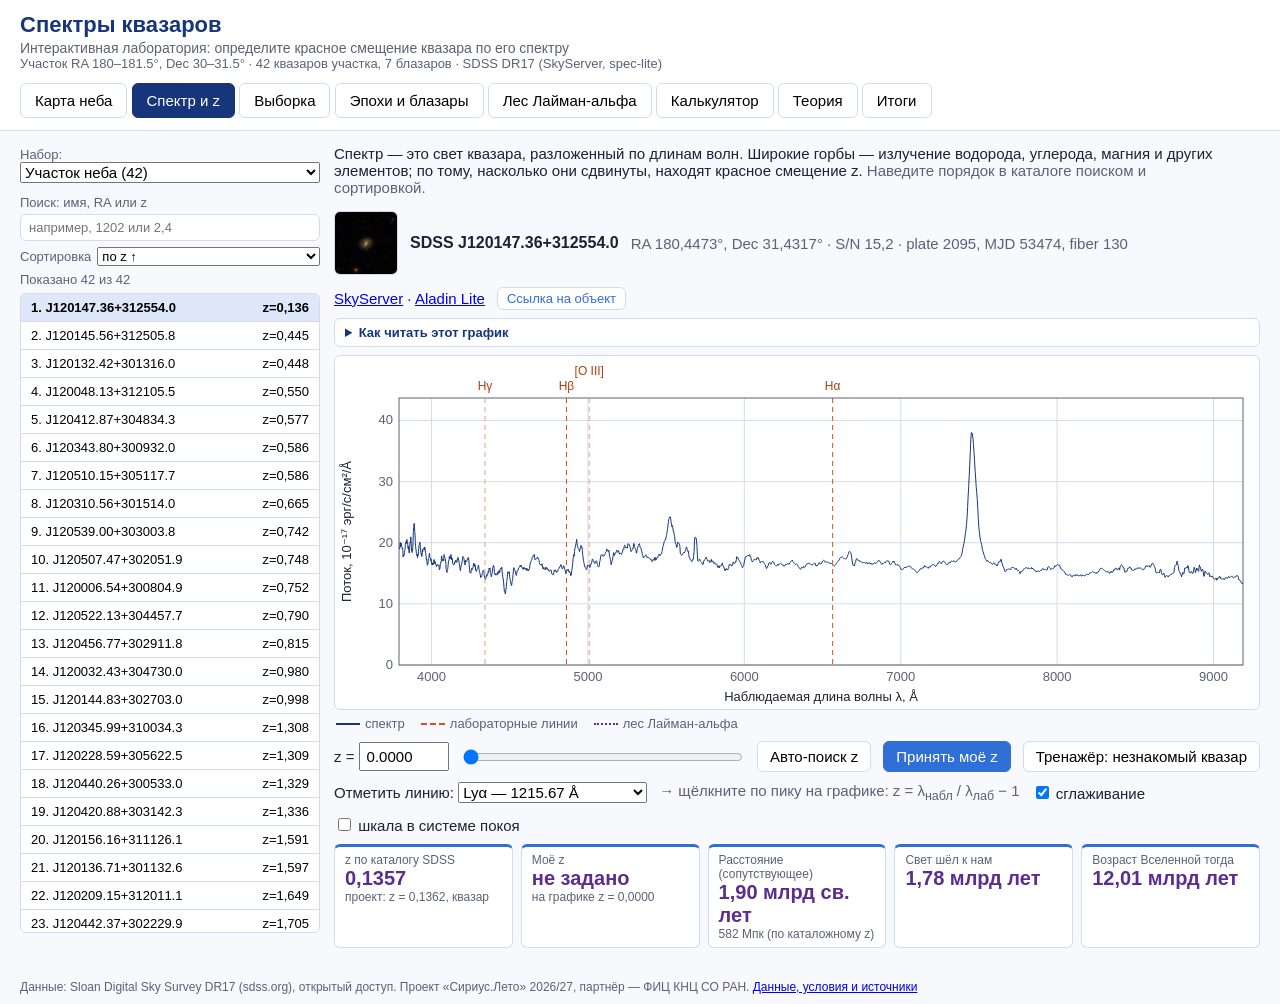
<file: index.html>
<!doctype html>
<html lang="ru">
<head>
<meta charset="utf-8">
<meta name="viewport" content="width=device-width, initial-scale=1">
<title>Спектры квазаров — лаборатория</title>
<meta name="description" content="Учебная лаборатория по спектрам квазаров SDSS: карта неба, красное смещение по линиям, лес Лайман-альфа, калькулятор и итоги проекта.">
<meta name="theme-color" content="#16357a">
<link rel="canonical" href="https://sirius-leto-2026.github.io/quasar-spectra/">
<link rel="icon" href="favicon.svg" type="image/svg+xml">
<meta property="og:type" content="website">
<meta property="og:locale" content="ru_RU">
<meta property="og:site_name" content="Спектры квазаров — лаборатория">
<meta property="og:title" content="Спектры квазаров — лаборатория">
<meta property="og:description" content="Учебная лаборатория по спектрам квазаров SDSS: карта неба, красное смещение по линиям, лес Лайман-альфа, калькулятор и итоги проекта.">
<meta property="og:url" content="https://sirius-leto-2026.github.io/quasar-spectra/">
<meta property="og:image" content="https://sirius-leto-2026.github.io/quasar-spectra/data/sky.jpg">
<meta property="og:image:width" content="1440">
<meta property="og:image:height" content="1440">
<meta property="og:image:alt" content="Снимок участка неба SDSS с отмеченными квазарами">
<meta name="twitter:card" content="summary_large_image">
<link rel="stylesheet" href="css/style.css">
<script src="data/quasars.js" defer></script>
<script src="data/blazars.js" defer></script>
<script src="data/results.js" defer></script>
<script src="js/science.js" defer></script>
<script src="js/app.js" defer></script>
</head>
<body>
<header>
  <div>
    <h1>Спектры квазаров</h1>
    <div class="tagline">Интерактивная лаборатория: определите красное смещение квазара по его спектру</div>
    <div class="sub small" id="meta">загрузка данных…</div>
  </div>
  <nav id="tabs" aria-label="Разделы">
    <button data-tab="sky">Карта неба</button>
    <button data-tab="spec" class="on">Спектр и z</button>
    <button data-tab="sample">Выборка</button>
    <button data-tab="epochs">Эпохи и блазары</button>
    <button data-tab="forest">Лес Лайман-альфа</button>
    <button data-tab="calc">Калькулятор</button>
    <button data-tab="theory">Теория</button>
    <button data-tab="results">Итоги</button>
  </nav>
</header>

<main>
  <!-- Карта неба -->
  <section id="sky" class="tab" aria-label="Карта неба">
    <p class="lead">Снимок участка неба из обзора SDSS. Кружки — квазары из каталога, подпись — красное смещение z. Цвет меняется от фиолетового у близких объектов к жёлтому у самых далёких: чем больше z, тем дальше объект и тем раньше во Вселенной мы его видим. Щёлкните по кружку (или перейдите к нему клавишей Tab и нажмите Enter), чтобы открыть спектр.</p>
    <div class="skywrap">
      <div class="skybox" id="skybox"><img id="skyimg" src="data/sky.jpg" width="1440" height="1440" loading="lazy" decoding="async" alt="Снимок участка неба SDSS с отмеченными квазарами"><svg id="skysvg" role="group" aria-label="Квазары на снимке неба"></svg></div>
      <div class="skyside">
        <div id="skyinfo" class="card">Наведите курсор на квазар или перейдите к нему клавишей Tab.</div>
        <div class="muted small" id="skymeta"></div>
      </div>
    </div>
  </section>

  <!-- Спектр -->
  <section id="spec" class="tab on" aria-label="Спектр и красное смещение">
    <aside>
      <label class="hint" for="dataset">Набор:</label>
      <select id="dataset"></select>
      <div class="listtools">
        <label class="hint" for="qsearch">Поиск: имя, RA или z</label>
        <input id="qsearch" type="search" placeholder="например, 1202 или 2,4" autocomplete="off" aria-controls="qlist">
        <div class="listbar">
          <label class="hint" for="qsort">Сортировка</label>
          <select id="qsort" aria-label="Сортировка каталога">
            <option value="z-asc">по z ↑</option>
            <option value="z-desc">по z ↓</option>
            <option value="name">по имени</option>
            <option value="ra">по RA</option>
          </select>
          <span id="qcount" class="muted small" aria-live="polite"></span>
        </div>
      </div>
      <div class="list" id="qlist" role="group" aria-label="Объекты выбранного набора"></div>
    </aside>
    <div class="work">
      <p class="lead spec-intro">Спектр — это свет квазара, разложенный по длинам волн. Широкие горбы — излучение водорода, углерода, магния и других элементов; по тому, насколько они сдвинуты, находят красное смещение z. <span class="muted">Наведите порядок в каталоге поиском и сортировкой.</span></p>
      <div class="title-row">
        <span id="qthumb" class="qthumb"></span>
        <b id="qname" tabindex="-1">—</b><span id="qinfo" class="muted"></span><span id="qlinks"></span>
        <button id="copylink" type="button" class="linkbtn" title="Скопировать постоянную ссылку на этот объект">Ссылка на объект</button>
        <span id="copystatus" class="muted small" role="status"></span>
      </div>
      <details class="howto">
        <summary>Как читать этот график</summary>
        <ul>
          <li>По горизонтали — наблюдаемая длина волны λ в ангстремах (Å), по вертикали — поток в единицах 10<sup>−17</sup> эрг/с/см²/Å.</li>
          <li>Короткие штриховые линии сверху подписаны названиями линий (Lyα, C IV, Mg II…). Это их лабораторные длины волн. Двигайте ползунок z: когда штрихи совпадут с горбами спектра, z найдено.</li>
          <li>Сиреневая полоса и отметки внизу — лес Лайман-альфа: облака межгалактического водорода поглощают свет с длиной волны короче Lyα. Чем больше z, тем гуще лес.</li>
          <li>Флажок «шкала в системе покоя» делит длины волн на 1 + z — так график выглядит для наблюдателя рядом с квазаром.</li>
          <li>z — красное смещение: во сколько раз растянулась Вселенная, пока свет летел к нам. 1 + z = λ<sub>набл</sub> / λ<sub>лаб</sub>.</li>
          <li>В карточках: «расстояние» — сопутствующее, то есть до объекта сегодня; «свет шёл» — сколько лет длился путь света.</li>
        </ul>
      </details>
      <div id="quizbar" class="quizbar" hidden></div>
      <canvas id="plot" width="1100" height="420" role="img" aria-label="Спектр выбранного квазара: поток по вертикали, наблюдаемая длина волны по горизонтали"></canvas>
      <div class="plotlegend small muted">
        <span><i class="lg-solid"></i>спектр</span>
        <span><i class="lg-dash"></i>лабораторные линии</span>
        <span><i class="lg-forest"></i>лес Лайман-альфа</span>
      </div>
      <div class="controls">
        <label>z = <input id="zin" type="number" step="0.001" min="0" max="7" value="0"></label>
        <input id="zslider" type="range" min="0" max="5.5" step="0.001" value="0" aria-label="Красное смещение">
        <button id="auto">Авто-поиск z</button>
        <button id="accept" class="primary">Принять моё z</button>
        <button id="quiz">Тренажёр: незнакомый квазар</button>
      </div>
      <div class="controls">
        <label>Отметить линию: <select id="markline"></select></label>
        <span class="muted">→ щёлкните по пику на графике: z = λ<sub>набл</sub> / λ<sub>лаб</sub> − 1</span>
        <label><input type="checkbox" id="smoothchk" checked> сглаживание</label>
        <label><input type="checkbox" id="restchk"> шкала в системе покоя</label>
      </div>
      <div class="cards">
        <div class="card" id="card_cat"><div class="k" id="c_zk">z по каталогу SDSS</div><div class="v" id="c_zcat">—</div><div class="s" id="c_qc"></div></div>
        <div class="card"><div class="k">Моё z</div><div class="v" id="c_zmy">—</div><div class="s" id="c_dz"></div></div>
        <div class="card"><div class="k">Расстояние (сопутствующее)</div><div class="v" id="c_dc">—</div><div class="s" id="c_dc2"></div></div>
        <div class="card"><div class="k">Свет шёл к нам</div><div class="v" id="c_lb">—</div></div>
        <div class="card"><div class="k">Возраст Вселенной тогда</div><div class="v" id="c_age">—</div></div>
      </div>
      <div class="muted small" id="linesused"></div>
    </div>
  </section>

  <!-- Выборка -->
  <section id="sample" class="tab" aria-label="Выборка квазаров">
    <p class="lead">Таблица и графики по всем квазарам участка: расстояния считаются по вашему z, если вы его ввели, иначе по z проекта. Кнопка ниже выгружает таблицу в CSV — её можно открыть в LibreOffice или Excel.</p>
    <div class="controls">
      <button id="autoall">Авто-z для всех без своего z</button>
      <button id="csv">Скачать таблицу CSV</button>
      <span class="muted" id="sumline"></span>
    </div>
    <div class="grid2">
      <figure><canvas id="hist" width="560" height="320" role="img" aria-label="Гистограмма: число квазаров по сопутствующему расстоянию"></canvas><figcaption>Распределение квазаров участка по расстоянию. По горизонтали — сопутствующее расстояние в млрд световых лет, по вертикали — число квазаров в интервале 2 млрд световых лет.</figcaption></figure>
      <figure><canvas id="cone" width="560" height="320" role="img" aria-label="Схема: направление по прямому восхождению и расстояние до квазаров"></canvas><figcaption>«Разрез» Вселенной: направление (RA) и расстояние. Дуги — каждые 5 млрд световых лет от Земли, цвет точки — красное смещение z.</figcaption></figure>
    </div>
    <div class="tablewrap" tabindex="0" role="region" aria-label="Каталог квазаров участка: прокручивается по горизонтали"><table id="tbl" aria-label="Каталог квазаров участка"></table></div>
    <p class="scrollhint muted small">На узком экране таблица прокручивается по горизонтали.</p>
  </section>

  <!-- Эпохи и блазары -->
  <section id="epochs" class="tab" aria-label="Эпохи и блазары">
    <p class="lead">Средние (композитные) спектры квазаров разных эпох в системе покоя: каждый спектр «растянут обратно» на (1+z) и усреднён, то есть показан таким, каким его увидел бы наблюдатель рядом с квазаром. Линии водорода, углерода, кремния, магния и кислорода видны во все эпохи — тяжёлые элементы были в квазарах уже через 1–2 млрд лет после Большого взрыва.</p>
    <figure><canvas id="compplot" width="1200" height="430" role="img" aria-label="Композитные спектры квазаров разных эпох"></canvas><figcaption id="compcap"></figcaption></figure>
    <h3>Квазары и блазары</h3>
    <p class="lead">Блазар — квазар, джет которого направлен почти на нас. У FSRQ широкие линии, как у обычных квазаров; у лацертид (BL Lac) линий почти нет, поэтому автоматическое определение z по спектру для них ненадёжно.</p>
    <div class="controls"><label for="bzsel">Блазар: <select id="bzsel"></select></label><span class="muted" id="bzinfo"></span></div>
    <figure><canvas id="bzplot" width="1200" height="360" role="img" aria-label="Спектр выбранного блазара и средний спектр квазаров"></canvas><figcaption>Серым — средний спектр квазаров того же диапазона длин волн, цветом — блазар (в системе покоя, z по литературе). По горизонтали — длина волны в системе покоя, Å; по вертикали — поток, нормированный на медиану.</figcaption></figure>
    <div class="tablewrap" tabindex="0" role="region" aria-label="Свойства блазаров: прокручивается по горизонтали"><table id="bztbl" aria-label="Свойства блазаров"></table></div>
    <p class="scrollhint muted small">На узком экране таблица прокручивается по горизонтали.</p>
  </section>

  <!-- Лес Лайман-альфа -->
  <section id="forest" class="tab" aria-label="Лес Лайман-альфа">
    <p class="lead">Свет далёкого квазара идёт к нам сквозь облака межгалактического водорода. Каждое облако оставляет узкую линию поглощения, и в спектре получается частокол провалов — «лес Лайман-альфа». Гипотеза проекта: число линий поглощения (и доля поглощённого света D<sub>A</sub>) растёт с красным смещением квазара. Участок (1+z)·[1080; 1160] Å; континуум — степенной закон по «чистым» окнам краснее Lyα. Выборка: квазары участка с z ≥ 2,2 и 40 ярких далёких квазаров из окрестности, после контроля качества.</p>
    <div class="grid2">
      <figure><canvas id="fplot" width="560" height="360" role="img" aria-label="Доля поглощённого света в зависимости от красного смещения"></canvas><figcaption>Доля поглощённого света D<sub>A</sub> (точки); чёрная линия — закон из литературы, оранжевая — наша подгонка. По горизонтали — красное смещение квазара z; по вертикали — D<sub>A</sub> = 1 − ⟨F/C⟩, то есть какая доля света не дошла до нас из-за поглощения.</figcaption></figure>
      <figure><canvas id="fplot2" width="560" height="360" role="img" aria-label="Число линий леса на 100 ангстрем в зависимости от красного смещения"></canvas><figcaption>Число линий на 100 Å: метод 2 (●) и метод 1 (×). По горизонтали — красное смещение z; по вертикали — сколько линий поглощения приходится на каждые 100 Å спектра в системе покоя.</figcaption></figure>
    </div>
    <div class="verdict" id="verdict"></div>
    <div class="tablewrap" tabindex="0" role="region" aria-label="Измерения леса Лайман-альфа: прокручивается по горизонтали"><table id="ftbl" aria-label="Измерения леса Лайман-альфа"></table></div>
    <p class="scrollhint muted small">На узком экране таблица прокручивается по горизонтали.</p>
  </section>

  <!-- Калькулятор -->
  <section id="calc" class="tab" aria-label="Космологический калькулятор">
    <p class="lead">Плоская модель ΛCDM с параметрами Planck 2018: H<sub>0</sub> = 67,66 км/с/Мпк, Ω<sub>m</sub> = 0,3111, Ω<sub>Λ</sub> = 0,6889. Введите z — калькулятор посчитает расстояния и возраст Вселенной в этот момент.</p>
    <div class="controls">
      <label for="cz">z = <input id="cz" type="number" step="0.01" min="0" value="2"></label>
      <label for="cH0">H<sub>0</sub> = <input id="cH0" type="number" step="0.1" value="67.66"></label>
      <label for="cOm">Ω<sub>m</sub> = <input id="cOm" type="number" step="0.001" value="0.3111"></label>
    </div>
    <div class="tablewrap"><table class="calc" id="calcout" aria-label="Результаты космологического калькулятора"></table></div>
  </section>

  <!-- Теория -->
  <section id="theory" class="tab" aria-label="Теория">
    <div class="grid2 theory">
      <div>
        <h3>Как определить красное смещение</h3>
        <ol>
          <li>Найдите в спектре 2–3 широкие яркие линии (горбы).</li>
          <li>Предположите, какая это линия (по таблице с лабораторными длинами волн), и щёлкните по её пику: z = λ<sub>набл</sub> / λ<sub>лаб</sub> − 1.</li>
          <li>Проверьте: остальные линии должны встать на свои горбы. Если не встали — гипотеза неверна, попробуйте другую линию.</li>
          <li>Если синее яркой линии спектр «изрезан» узкими провалами — это лес Лайман-альфа, а линия — Lyα (z &gt; 2).</li>
          <li>Ловушка: Lyα далёкого квазара легко принять за Mg II близкого (отношение длин волн 2798/1216 ≈ 2,30 — не путайте). Решает лес.</li>
        </ol>
        <h3>Формулы</h3>
        <p>1 + z = λ<sub>набл</sub> / λ<sub>лаб</sub> = a(сейчас) / a(тогда) — во сколько раз растянулась Вселенная, пока шёл свет.</p>
        <p>Сопутствующее расстояние D<sub>C</sub> = (c/H<sub>0</sub>) ∫<sub>0</sub><sup>z</sup> dz′ / E(z′), E(z) = √(Ω<sub>m</sub>(1+z)³ + Ω<sub>Λ</sub>).</p>
        <p>Возраст плоской ΛCDM: t(z) = 2 / (3H<sub>0</sub>√Ω<sub>Λ</sub>) · arsh(√(Ω<sub>Λ</sub>/Ω<sub>m</sub>) (1+z)<sup>−3/2</sup>).</p>
        <h3>Глоссарий</h3>
        <dl id="gloss"></dl>
      </div>
      <div>
        <h3>Лабораторные длины волн линий квазаров</h3>
        <table id="labtbl" class="txt" aria-label="Лабораторные длины волн линий"></table>
        <h3>Источники</h3>
        <ol class="small">
          <li>Lyke B. W. et al. The SDSS Quasar Catalog: Sixteenth Data Release // ApJS. 2020. 250. 8.</li>
          <li>Vanden Berk D. E. et al. Composite Quasar Spectra from the SDSS // AJ. 2001. 122. 549.</li>
          <li>Rauch M. The Lyman Alpha Forest in the Spectra of QSOs // ARA&amp;A. 1998. 36. 267.</li>
          <li>Faucher-Giguère C.-A. et al. The Lyα forest effective optical depth // ApJ. 2008. 681. 831.</li>
          <li>Bañados E. et al. An 800-million-solar-mass black hole at z = 7,5 // Nature. 2018. 553. 473.</li>
          <li>Planck Collaboration. Planck 2018 results. VI. Cosmological parameters // A&amp;A. 2020. 641. A6.</li>
          <li>Vestergaard M., Osmer P. S. Mass functions of active black holes // ApJ. 2009. 699. 800.</li>
          <li>Urry C. M., Padovani P. Unified schemes for radio-loud AGN // PASP. 1995. 107. 803.</li>
          <li>Hogg D. W. Distance measures in cosmology // arXiv:astro-ph/9905116.</li>
        </ol>
      </div>
    </div>
  </section>

  <!-- Итоги -->
  <section id="results" class="tab" aria-label="Итоги проекта">
    <p class="lead">Коротко о результате: что получилось измерить, какие выводы следуют из данных и какие объекты каталога требуют осторожности.</p>
    <h3>Критерии успеха</h3>
    <div class="tablewrap"><table id="crittbl" class="txt" aria-label="Критерии успеха проекта"></table></div>
    <h3>Главные выводы</h3>
    <ul id="findings"></ul>
    <h3>Ошибки каталога, найденные контролем качества</h3>
    <div class="tablewrap"><table id="qctbl" class="txt" aria-label="Объекты каталога, требующие осторожности"></table></div>
  </section>
</main>
<footer>Данные: Sloan Digital Sky Survey DR17 (sdss.org), открытый доступ. Проект «Сириус.Лето» 2026/27, партнёр — ФИЦ КНЦ СО РАН. <a href="privacy.html">Данные, условия и источники</a></footer>
</body>
</html>
</file>
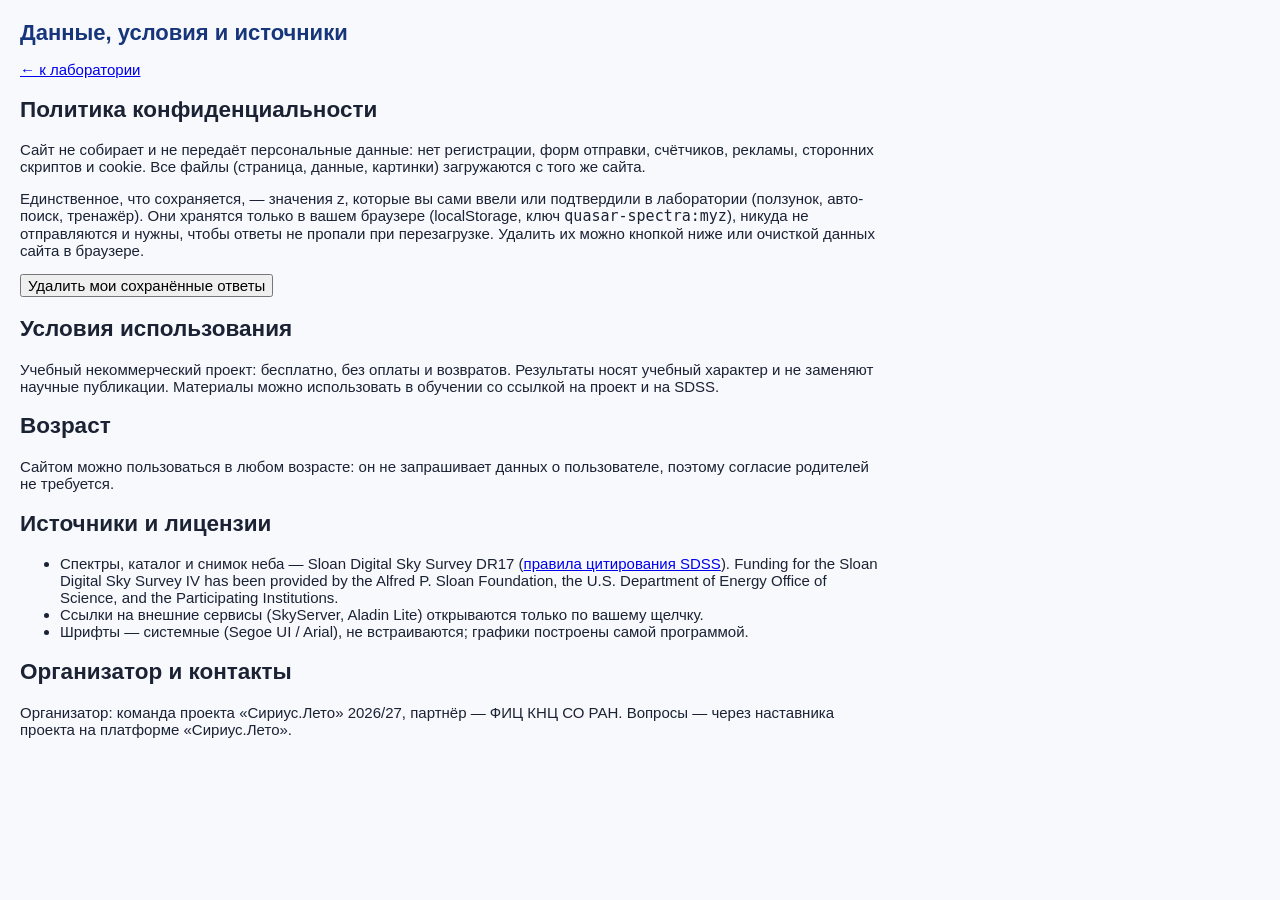
<file: privacy.html>
<!doctype html>
<html lang="ru"><head><meta charset="utf-8"><meta name="viewport" content="width=device-width, initial-scale=1">
<title>Данные, условия и источники — Спектры квазаров</title>
<meta name="description" content="Политика конфиденциальности лаборатории «Спектры квазаров»: что сохраняется в браузере, условия использования и источники данных SDSS.">
<meta name="theme-color" content="#16357a">
<link rel="canonical" href="https://sirius-leto-2026.github.io/quasar-spectra/privacy.html">
<link rel="icon" href="favicon.svg" type="image/svg+xml">
<meta property="og:type" content="website">
<meta property="og:locale" content="ru_RU">
<meta property="og:site_name" content="Спектры квазаров — лаборатория">
<meta property="og:title" content="Данные, условия и источники — Спектры квазаров">
<meta property="og:description" content="Политика конфиденциальности лаборатории «Спектры квазаров»: что сохраняется в браузере, условия использования и источники данных SDSS.">
<meta property="og:url" content="https://sirius-leto-2026.github.io/quasar-spectra/privacy.html">
<meta property="og:image" content="https://sirius-leto-2026.github.io/quasar-spectra/data/sky.jpg">
<meta property="og:image:width" content="1440">
<meta property="og:image:height" content="1440">
<meta property="og:image:alt" content="Снимок участка неба SDSS с отмеченными квазарами">
<meta name="twitter:card" content="summary_large_image">
<link rel="stylesheet" href="css/style.css"></head>
<body><main class="lead" style="padding:20px">
<h1>Данные, условия и источники</h1>
<p><a href="index.html">← к лаборатории</a></p>
<h2>Политика конфиденциальности</h2>
<p>Сайт не собирает и не передаёт персональные данные: нет регистрации, форм отправки, счётчиков, рекламы, сторонних скриптов и cookie. Все файлы (страница, данные, картинки) загружаются с того же сайта.</p>
<p>Единственное, что сохраняется, — значения z, которые вы сами ввели или подтвердили в лаборатории (ползунок, авто-поиск, тренажёр). Они хранятся только в вашем браузере (localStorage, ключ <code>quasar-spectra:myz</code>), никуда не отправляются и нужны, чтобы ответы не пропали при перезагрузке. Удалить их можно кнопкой ниже или очисткой данных сайта в браузере.</p>
<p><button id="clear">Удалить мои сохранённые ответы</button> <span id="msg" role="status"></span></p>
<h2>Условия использования</h2>
<p>Учебный некоммерческий проект: бесплатно, без оплаты и возвратов. Результаты носят учебный характер и не заменяют научные публикации. Материалы можно использовать в обучении со ссылкой на проект и на SDSS.</p>
<h2>Возраст</h2>
<p>Сайтом можно пользоваться в любом возрасте: он не запрашивает данных о пользователе, поэтому согласие родителей не требуется.</p>
<h2>Источники и лицензии</h2>
<ul>
<li>Спектры, каталог и снимок неба — Sloan Digital Sky Survey DR17 (<a href="https://www.sdss.org/collaboration/citing-sdss/">правила цитирования SDSS</a>). Funding for the Sloan Digital Sky Survey IV has been provided by the Alfred P. Sloan Foundation, the U.S. Department of Energy Office of Science, and the Participating Institutions.</li>
<li>Ссылки на внешние сервисы (SkyServer, Aladin Lite) открываются только по вашему щелчку.</li>
<li>Шрифты — системные (Segoe UI / Arial), не встраиваются; графики построены самой программой.</li>
</ul>
<h2>Организатор и контакты</h2>
<p>Организатор: команда проекта «Сириус.Лето» 2026/27, партнёр — ФИЦ КНЦ СО РАН. Вопросы — через наставника проекта на платформе «Сириус.Лето».</p>
</main>
<script>document.getElementById("clear").onclick=function(){try{localStorage.removeItem("quasar-spectra:myz");document.getElementById("msg").textContent="Удалено.";}catch(e){document.getElementById("msg").textContent="Хранилище недоступно — данных нет.";}};</script>
</body></html>
</file>
<file: css/style.css>
:root { --navy: #16357a; --blue: #2f6fd6; --violet: #5b2d91; --ink: #1b2233; --muted: #5a6275; --line: #d3dcec; --soft: #eef3fc; --bg: #f7f9fd; }
* { box-sizing: border-box; }
body { margin: 0; font-family: "Segoe UI", Arial, sans-serif; color: var(--ink); background: var(--bg); font-size: 15px; }
header { display: flex; flex-wrap: wrap; gap: 12px; justify-content: space-between; align-items: center; padding: 12px 20px; background: #fff; border-bottom: 1px solid var(--line); }
h1 { margin: 0; font-size: 22px; color: var(--navy); }
.tagline { font-size: 14px; color: var(--muted); margin-top: 2px; }
.sub, .muted { color: var(--muted); }
.small { font-size: 13px; }
nav button { border: 1px solid var(--line); background: #fff; padding: 8px 14px; border-radius: 6px; cursor: pointer; font: inherit; }
nav button.on { background: var(--navy); color: #fff; border-color: var(--navy); }
main { padding: 14px 20px; }
.tab { display: none; }
.tab.on { display: block; }
#spec.on { display: flex; gap: 14px; }
aside { width: 300px; flex: none; }
#dataset { width: 100%; margin-bottom: 6px; }
.listtools { margin: 6px 0; }
.listtools label { display: block; }
.listtools input[type=search] { width: 100%; font: inherit; font-size: 13px; padding: 5px 8px; border: 1px solid var(--line); border-radius: 6px; background: #fff; }
.listbar { display: flex; flex-wrap: wrap; gap: 6px; align-items: center; margin-top: 6px; }
.listbar label { margin: 0; }
.listbar select { flex: 1 1 110px; min-width: 0; font-size: 13px; }
.list { max-height: 640px; overflow: auto; background: #fff; border: 1px solid var(--line); border-radius: 6px; }
.list button { display: flex; justify-content: space-between; width: 100%; border: 0; border-bottom: 1px solid var(--line); background: #fff; padding: 6px 10px; text-align: left; font: inherit; font-size: 13px; cursor: pointer; }
.list button:hover { background: var(--soft); }
.list button.on { background: #dfe8fb; font-weight: 600; }
.list .ok { color: #1a7f37; }
.list .loading { padding: 10px; color: var(--muted); font-size: 13px; }
.hint { font-size: 13px; color: var(--muted); margin-bottom: 4px; }
.work { flex: 1; min-width: 0; }
.spec-intro { margin-top: 0; }
.title-row { display: flex; gap: 12px; align-items: center; margin-bottom: 6px; flex-wrap: wrap; }
.title-row b { font-size: 16px; }
.qthumb { width: 64px; height: 64px; flex: none; border-radius: 6px; overflow: hidden; background: var(--soft); border: 1px solid var(--line); }
.qthumb img { width: 100%; height: 100%; object-fit: cover; display: block; }
.qthumb-ph { width: 100%; height: 100%; display: flex; align-items: center; justify-content: center; text-align: center; padding: 4px; font-size: 10px; line-height: 1.2; color: var(--muted); }
.linkbtn { font: inherit; font-size: 13px; padding: 3px 9px; border: 1px solid var(--line); border-radius: 6px; background: #fff; color: var(--blue); cursor: pointer; }
.linkbtn:hover { background: var(--soft); }
.howto { background: #fff; border: 1px solid var(--line); border-radius: 6px; padding: 6px 10px; margin: 8px 0; font-size: 13px; }
.howto summary { cursor: pointer; color: var(--navy); font-weight: 600; }
.howto summary:hover { color: var(--blue); }
.howto ul { margin: 6px 0 2px 18px; padding: 0; }
.howto li { margin: 4px 0; }
.plotlegend { display: flex; flex-wrap: wrap; gap: 6px 16px; margin: 6px 2px 0; }
.plotlegend span { display: inline-flex; align-items: center; gap: 5px; }
.plotlegend i { display: inline-block; width: 24px; height: 0; border-top: 2px solid #16357a; }
.plotlegend .lg-dash { border-top-style: dashed; border-top-color: #d2501e; }
.plotlegend .lg-forest { border-top-style: dotted; border-top-color: #5b2d91; }
canvas { width: 100%; height: auto; background: #fff; border: 1px solid var(--line); border-radius: 6px; display: block; }
#plot { cursor: crosshair; }
.controls { display: flex; flex-wrap: wrap; gap: 12px; align-items: center; margin: 10px 0; }
input[type=number] { width: 90px; font: inherit; padding: 4px 6px; }
input[type=range] { flex: 1; min-width: 200px; }
select, button { font: inherit; }
.controls button { padding: 6px 12px; border: 1px solid var(--line); border-radius: 6px; background: #fff; cursor: pointer; }
.controls button.primary { background: var(--blue); color: #fff; border-color: var(--blue); }
button:focus-visible, input:focus-visible, select:focus-visible { outline: 3px solid #f0a020; outline-offset: 1px; }
.cards { display: grid; grid-template-columns: repeat(auto-fit, minmax(170px, 1fr)); gap: 8px; margin: 8px 0; }
.card { background: #fff; border: 1px solid var(--line); border-top: 3px solid var(--blue); border-radius: 6px; padding: 6px 10px; }
.card .k { font-size: 12px; color: var(--muted); }
.card .v { font-size: 20px; font-weight: 700; color: var(--violet); }
.card .s { font-size: 12px; color: var(--muted); }
.grid2 { display: grid; grid-template-columns: repeat(auto-fit, minmax(420px, 1fr)); gap: 14px; }
figure { margin: 0; }
figcaption { font-size: 13px; color: var(--muted); margin-top: 4px; }
.tablewrap { overflow: auto; margin-top: 12px; }
.tablewrap:focus-visible { outline: 3px solid #f0a020; outline-offset: 2px; }
.scrollhint { display: none; }
table { border-collapse: collapse; background: #fff; font-size: 13px; width: 100%; }
th, td { border: 1px solid var(--line); padding: 4px 7px; text-align: right; white-space: nowrap; }
th { background: var(--navy); color: #fff; position: sticky; top: 0; }
td:first-child, th:first-child { text-align: left; }
tr.bad td { background: #fff1f0; }
.lead { max-width: 900px; }
.verdict { background: #fff; border-left: 4px solid var(--violet); padding: 8px 12px; border-radius: 4px; }
table.calc { width: auto; font-size: 15px; }
table.calc td { padding: 6px 12px; }
footer { padding: 10px 20px; font-size: 12px; color: var(--muted); }
@media (max-width: 800px) { #spec.on { flex-direction: column; } aside { width: auto; } .list { max-height: 260px; } .list button { padding: 9px 10px; } .grid2 { grid-template-columns: 1fr; } .qthumb { width: 52px; height: 52px; } }
/* карта неба */
.skywrap { display: flex; gap: 14px; align-items: flex-start; flex-wrap: wrap; }
.skybox { position: relative; flex: 1 1 520px; max-width: 860px; min-width: 0; }
.skybox img { width: 100%; height: auto; display: block; border-radius: 6px; }
#skysvg { position: absolute; inset: 0; width: 100%; height: 100%; }
#skysvg circle { fill: transparent; stroke-width: var(--sw, 4); cursor: pointer; }
#skysvg circle.hit { stroke: none; }
#skysvg text { font: 600 28px "Segoe UI", Arial; pointer-events: none; paint-order: stroke; stroke: rgba(255,255,255,.9); stroke-width: 4px; stroke-linejoin: round; }
#skysvg .qmark:hover circle:not(.hit), #skysvg .qmark:focus circle:not(.hit) { stroke-width: calc(var(--sw, 4) * 1.8); }
#skysvg .qmark:focus circle:not(.hit) { stroke: #f0a020; }
#skysvg .qmark:focus text { fill: #f0a020; }
.skyside { flex: 0 1 300px; min-width: 0; }
.thumb { float: right; width: 110px; height: 110px; margin: 0 0 6px 8px; border-radius: 4px; }
.skyside .qthumb-ph { float: right; width: 110px; height: 110px; margin: 0 0 6px 8px; background: var(--soft); border: 1px solid var(--line); border-radius: 4px; }
.skyside .card { min-height: 140px; line-height: 1.5; }
.quizbar { background: #fff7e6; border: 1px solid #f0c36d; border-radius: 6px; padding: 6px 10px; margin-bottom: 6px; }
h3 { color: var(--navy); margin: 16px 0 6px; }
.theory dt { font-weight: 700; color: var(--navy); margin-top: 6px; }
.theory dd { margin: 0 0 0 0; }
.theory table { width: auto; }
.ok { color: #1a7f37; font-weight: 600; }
/* текстовые таблицы (критерии, контроль качества, линии): текст слева, перенос строк */
table.txt th, table.txt td { text-align: left; white-space: normal; }
table.txt td:last-child { white-space: nowrap; }
@media (max-width: 800px) {
  .scrollhint { display: block; margin: 4px 0 0; }
  table.calc { width: 100%; table-layout: fixed; }
  table.calc td { white-space: normal; padding: 6px 8px; vertical-align: top; }
  table.calc td:first-child { width: 62%; }
  .tablewrap table.txt { display: block; }
  table.txt tbody { display: block; }
  table.txt tr { display: block; border: 1px solid var(--line); border-radius: 6px; margin: 0 0 10px; background: #fff; overflow: hidden; }
  table.txt tr:first-child { display: none; }
  table.txt td { display: block; border: 0; border-bottom: 1px solid var(--line); white-space: normal; text-align: left; padding: 6px 9px; }
  table.txt td:last-child { border-bottom: 0; white-space: normal; }
  table.txt td::before { content: attr(data-label) ": "; font-weight: 600; color: var(--navy); }
}
</file>
